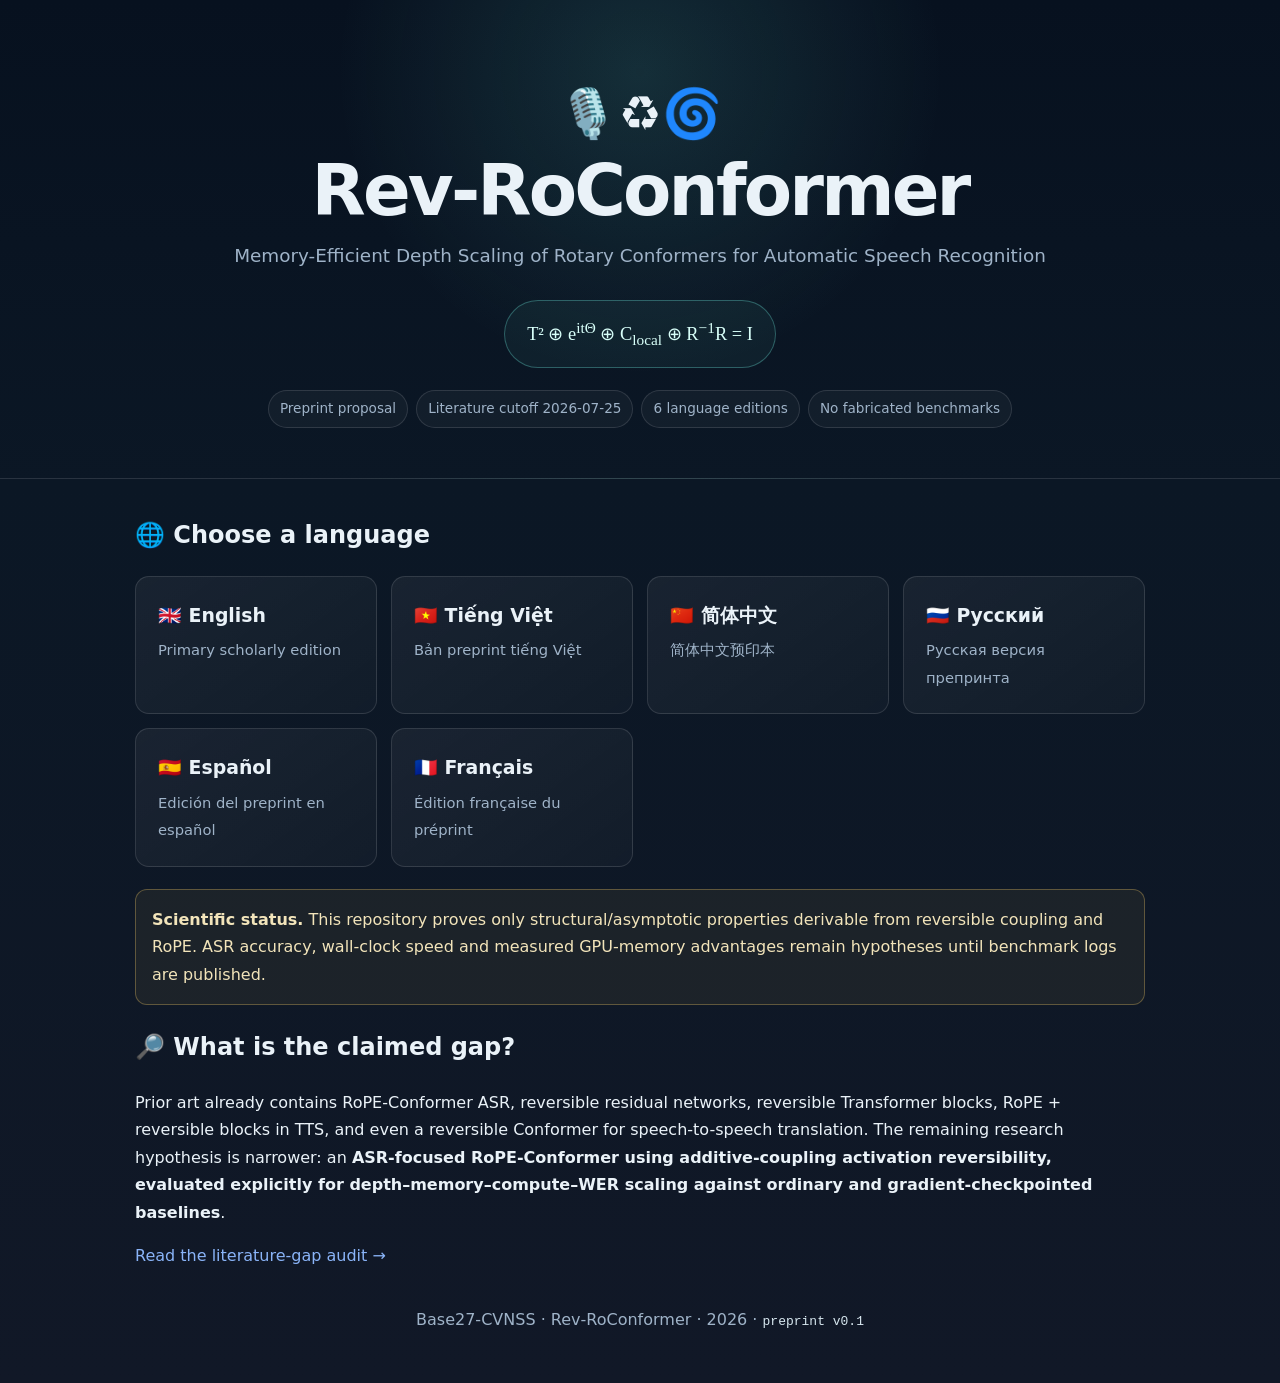
<file: paper/index.html>
<!doctype html>
<html lang="en">
<head>
<meta charset="utf-8"><meta name="viewport" content="width=device-width,initial-scale=1">
<title>Rev-RoConformer — Multilingual Preprint</title>
<meta name="description" content="Rev-RoConformer multilingual research preprint: reversible depth, RoPE global attention and Conformer local acoustics for ASR.">
<link rel="stylesheet" href="style.css">
</head>
<body>
<header class="hero">
  <div style="font-size:3rem">🎙️♻️🌀</div>
  <h1>Rev‑RoConformer</h1>
  <p class="subtitle">Memory-Efficient Depth Scaling of Rotary Conformers for Automatic Speech Recognition</p>
  <div class="equation">T² ⊕ e<sup>itΘ</sup> ⊕ C<sub>local</sub> ⊕ R<sup>−1</sup>R = I</div>
  <div class="badges"><span class="badge">Preprint proposal</span><span class="badge">Literature cutoff 2026‑07‑25</span><span class="badge">6 language editions</span><span class="badge">No fabricated benchmarks</span></div>
</header>
<main class="landing">
  <h2>🌐 Choose a language</h2>
  <div class="language-grid">
    <a class="language-card" href="en.html"><strong>🇬🇧 English</strong><span>Primary scholarly edition</span></a>
    <a class="language-card" href="vi.html"><strong>🇻🇳 Tiếng Việt</strong><span>Bản preprint tiếng Việt</span></a>
    <a class="language-card" href="zh-CN.html"><strong>🇨🇳 简体中文</strong><span>简体中文预印本</span></a>
    <a class="language-card" href="ru.html"><strong>🇷🇺 Русский</strong><span>Русская версия препринта</span></a>
    <a class="language-card" href="es.html"><strong>🇪🇸 Español</strong><span>Edición del preprint en español</span></a>
    <a class="language-card" href="fr.html"><strong>🇫🇷 Français</strong><span>Édition française du préprint</span></a>
  </div>
  <div class="note"><strong>Scientific status.</strong> This repository proves only structural/asymptotic properties derivable from reversible coupling and RoPE. ASR accuracy, wall-clock speed and measured GPU-memory advantages remain hypotheses until benchmark logs are published.</div>
  <h2>🔎 What is the claimed gap?</h2>
  <p>Prior art already contains RoPE-Conformer ASR, reversible residual networks, reversible Transformer blocks, RoPE + reversible blocks in TTS, and even a reversible Conformer for speech-to-speech translation. The remaining research hypothesis is narrower: an <strong>ASR-focused RoPE-Conformer using additive-coupling activation reversibility, evaluated explicitly for depth–memory–compute–WER scaling against ordinary and gradient-checkpointed baselines</strong>.</p>
  <p><a href="../RESEARCH_GAP.md">Read the literature-gap audit →</a></p>
</main>
<footer class="footer">Base27-CVNSS · Rev‑RoConformer · 2026 · <code>preprint v0.1</code></footer>
</body></html>
</file>
<file: paper/style.css>
:root {
  --bg: #07111f;
  --panel: #0d1b2a;
  --panel2: #11263b;
  --text: #eaf2f8;
  --muted: #9fb3c8;
  --accent: #64d8cb;
  --accent2: #8ab4f8;
  --gold: #ffd166;
  --danger: #ff7b72;
  --ok: #7ee787;
  --border: rgba(255,255,255,.12);
  --paper: #f8fafc;
  --ink: #17202a;
}
*{box-sizing:border-box}
html{scroll-behavior:smooth}
body{margin:0;background:linear-gradient(180deg,var(--bg),#0b1725 35%,#111827);color:var(--text);font-family:Inter,ui-sans-serif,system-ui,-apple-system,BlinkMacSystemFont,"Segoe UI",Roboto,"Noto Sans",Arial,sans-serif;line-height:1.72}
a{color:var(--accent2);text-decoration:none}a:hover{text-decoration:underline}
.hero{padding:72px 24px 50px;text-align:center;border-bottom:1px solid var(--border);background:radial-gradient(circle at 50% 15%,rgba(100,216,203,.14),transparent 40%)}
.hero h1{font-size:clamp(2.2rem,6vw,4.4rem);line-height:1.05;margin:0 0 12px;letter-spacing:-.04em}.hero .subtitle{max-width:900px;margin:0 auto;color:var(--muted);font-size:1.15rem}.equation{display:inline-block;margin:28px auto 0;padding:14px 22px;border:1px solid rgba(100,216,203,.35);border-radius:999px;background:rgba(100,216,203,.06);font-family:"Times New Roman",serif;font-size:1.15rem;color:#d8fff9}
.badges{display:flex;gap:8px;justify-content:center;flex-wrap:wrap;margin-top:22px}.badge{border:1px solid var(--border);border-radius:999px;padding:6px 11px;color:var(--muted);font-size:.85rem;background:rgba(255,255,255,.035)}
.langbar{position:sticky;top:0;z-index:10;display:flex;justify-content:center;gap:8px;flex-wrap:wrap;padding:10px 16px;background:rgba(7,17,31,.92);backdrop-filter:blur(14px);border-bottom:1px solid var(--border)}.langbar a{padding:6px 10px;border-radius:8px;color:var(--text)}.langbar a.active,.langbar a:hover{background:rgba(138,180,248,.12);text-decoration:none}
.paper{max-width:1040px;margin:36px auto 80px;background:var(--paper);color:var(--ink);padding:clamp(28px,6vw,72px);border-radius:18px;box-shadow:0 24px 80px rgba(0,0,0,.35)}
.paper h1,.paper h2,.paper h3{line-height:1.25;color:#0d2538}.paper h2{margin-top:2.2em;padding-bottom:.35em;border-bottom:1px solid #dbe4ea}.paper h3{margin-top:1.7em}.paper p,.paper li{font-size:1.01rem}.paper .authors{text-align:center;color:#526575;margin-bottom:28px}.paper .abstract{background:#eef7f8;border-left:5px solid #2f9e94;padding:18px 22px;border-radius:8px}.paper .claim{background:#fff8e1;border-left:5px solid #e0a100;padding:16px 20px;border-radius:8px}.paper .warning{background:#fff0ef;border-left:5px solid #d94a41;padding:16px 20px;border-radius:8px}.paper .proof{background:#f3f7fb;border:1px solid #d9e5ee;padding:18px 22px;border-radius:10px}.paper blockquote{margin:24px 0;padding:12px 20px;border-left:4px solid #669bbc;background:#f4f8fb;color:#334e60}.paper code{background:#edf1f4;padding:2px 5px;border-radius:4px}.paper pre{overflow:auto;background:#0e1726;color:#e6edf3;padding:18px;border-radius:10px}.paper table{width:100%;border-collapse:collapse;margin:22px 0;font-size:.94rem}.paper th,.paper td{border:1px solid #ccd7df;padding:10px;vertical-align:top}.paper th{background:#edf4f7;text-align:left}.paper figure{text-align:center;margin:30px 0}.paper figure img{max-width:100%;height:auto}.paper figcaption{font-size:.9rem;color:#647584;margin-top:8px}.paper .ref{font-size:.95rem;margin:.65em 0}.paper .small{font-size:.9rem;color:#607080}.paper .status-grid{display:grid;grid-template-columns:repeat(auto-fit,minmax(220px,1fr));gap:12px;margin:20px 0}.paper .status-card{border:1px solid #d7e1e7;border-radius:10px;padding:14px;background:#fbfdfe}.paper .ok{color:#1f7a35;font-weight:700}.paper .hyp{color:#9a6700;font-weight:700}.paper .no{color:#b42318;font-weight:700}
.footer{max-width:1040px;margin:0 auto 50px;text-align:center;color:var(--muted);padding:0 20px}.footer code{color:#d7e7ef}
.landing{max-width:1050px;margin:36px auto;padding:0 20px}.language-grid{display:grid;grid-template-columns:repeat(auto-fit,minmax(230px,1fr));gap:14px}.language-card{display:block;padding:22px;border:1px solid var(--border);border-radius:14px;background:linear-gradient(145deg,rgba(255,255,255,.055),rgba(255,255,255,.025));color:var(--text);transition:.2s transform,.2s border-color}.language-card:hover{transform:translateY(-3px);border-color:rgba(100,216,203,.5);text-decoration:none}.language-card strong{display:block;font-size:1.18rem;margin-bottom:5px}.language-card span{color:var(--muted);font-size:.92rem}.landing .note{margin:22px 0;padding:16px;border:1px solid rgba(255,209,102,.3);border-radius:12px;background:rgba(255,209,102,.06);color:#f2e4ba}
@media(max-width:650px){.paper{margin:16px 10px 50px;border-radius:12px;padding:26px 20px}.paper table{display:block;overflow-x:auto}.hero{padding-top:50px}.equation{border-radius:16px}}
@media print{body{background:#fff}.langbar,.footer{display:none}.paper{box-shadow:none;margin:0;max-width:none;padding:0;border-radius:0}.hero{display:none}a{color:#111;text-decoration:none}}
</file>
